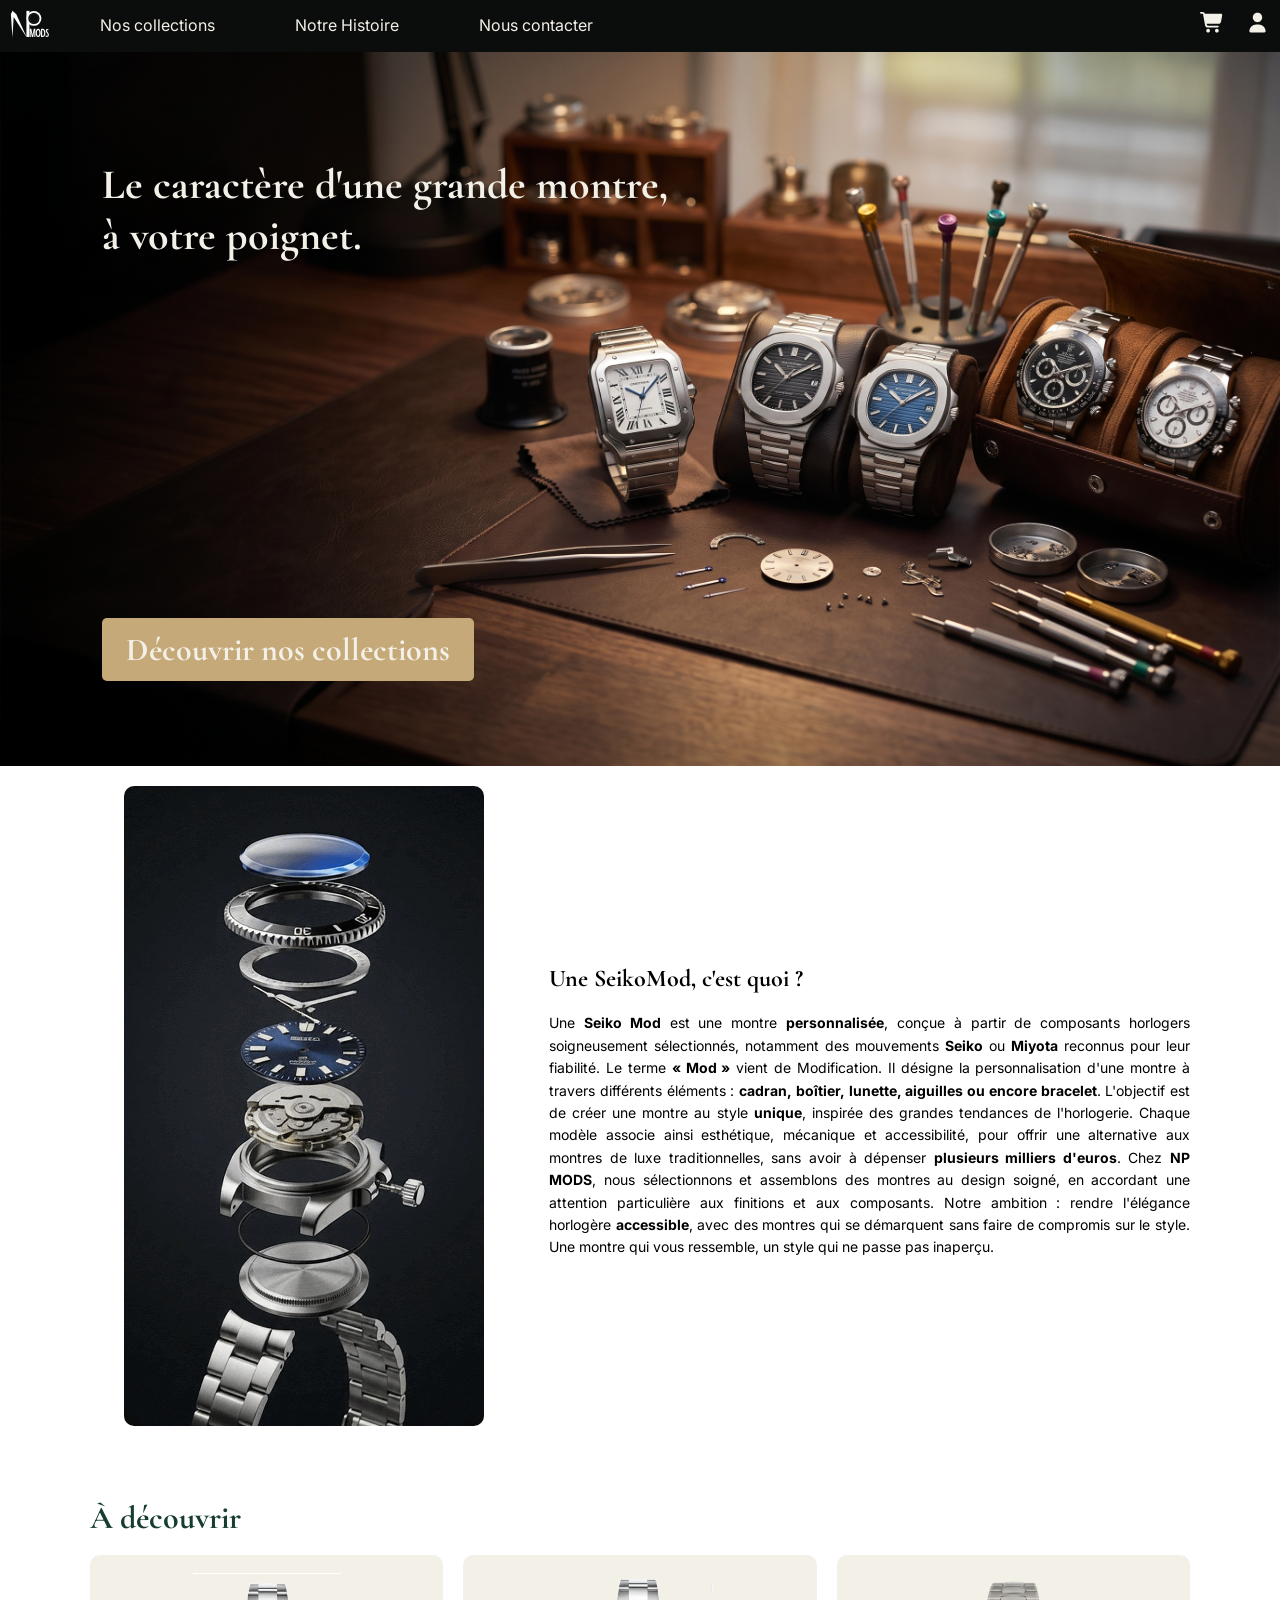
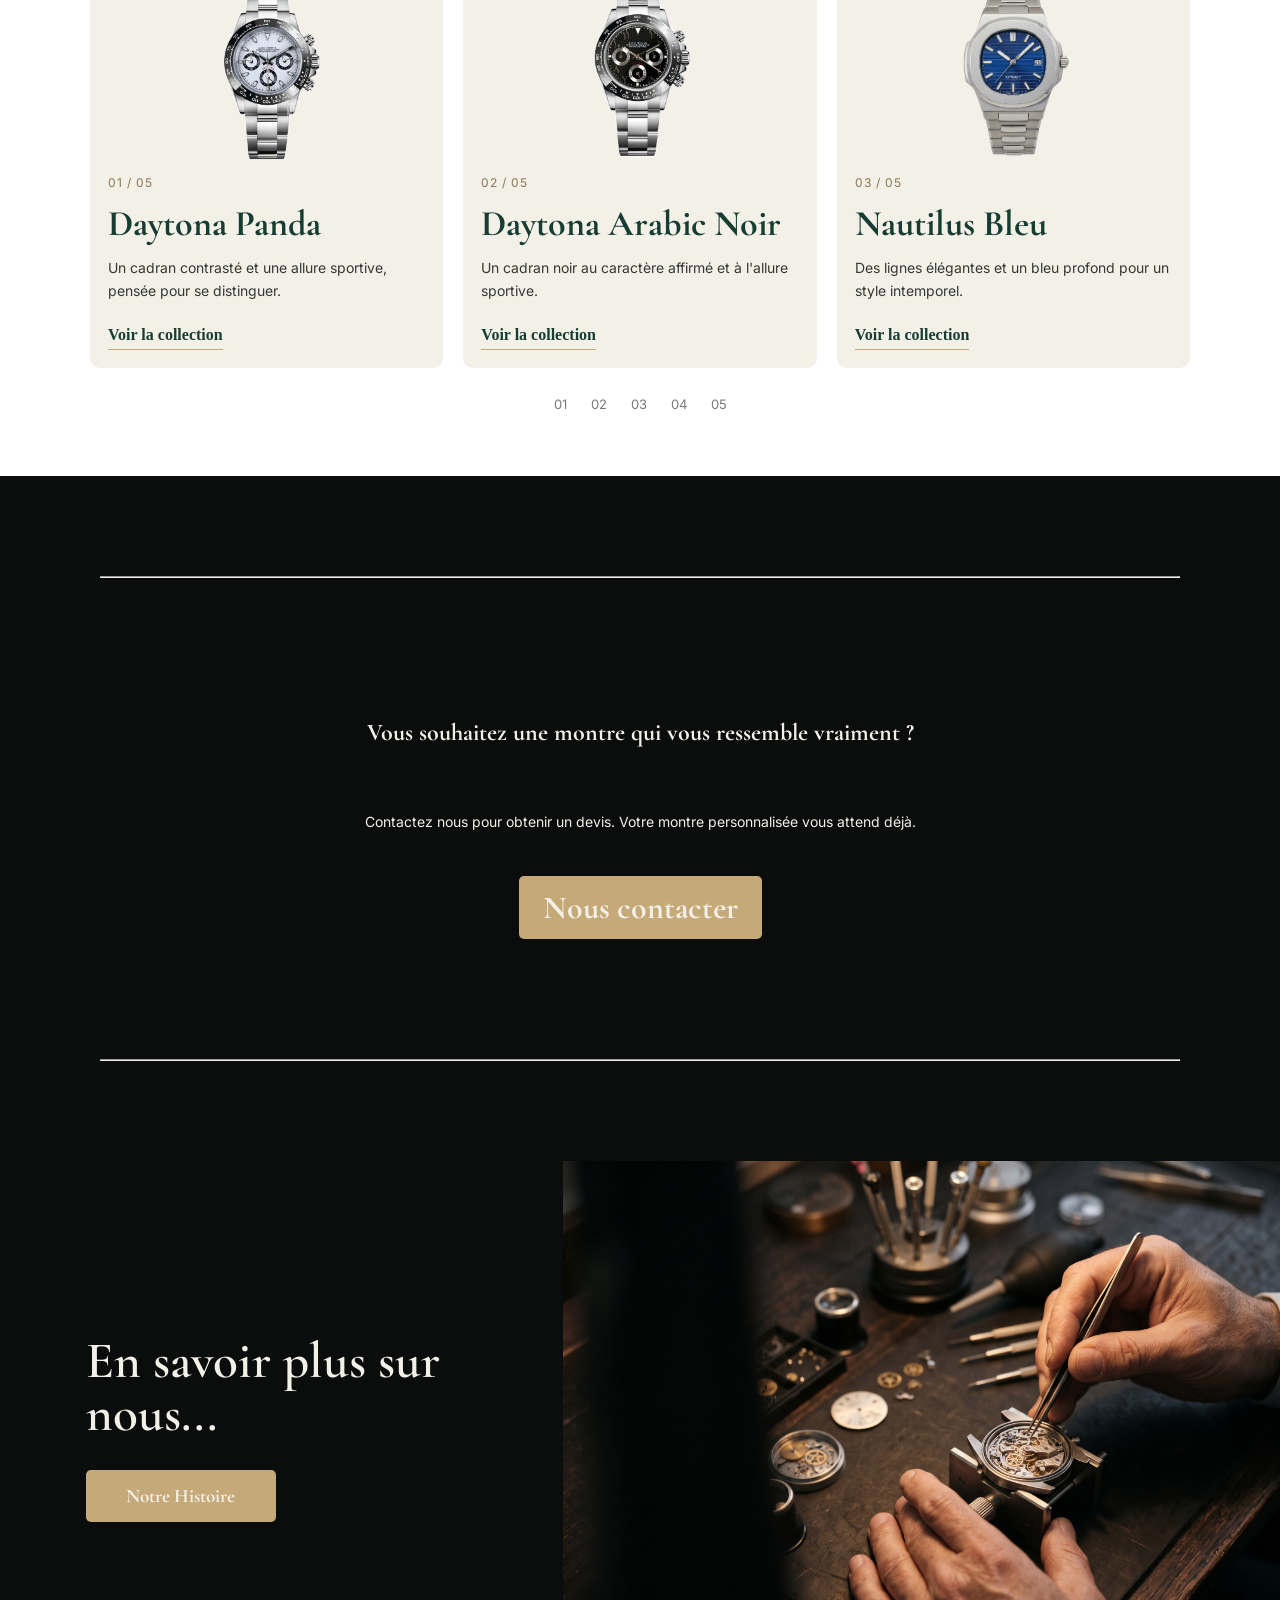
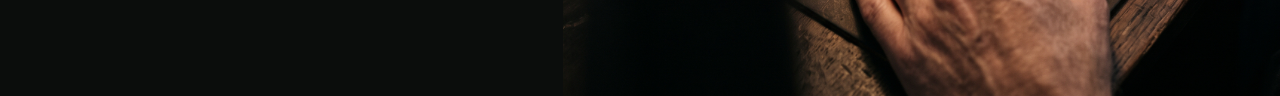
<file: index.html>
<!DOCTYPE html>
<html lang="fr">

<head>
    <meta charset="UTF-8">
    <meta name="viewport" content="width=device-width, initial-scale=1.0">
    <title>NP MODS</title>
    <link rel="stylesheet" href="style_index.css">
    <link rel="stylesheet" href="styles.css">
    <link rel="icon" type="image/x-icon" href="assets/images/favicon.ico">
    <link rel="stylesheet" href="https://cloudflare.com">
</head>

<body>
    <nav>
        <ul id="left">
            <li><a class="logo-btn" href="index.html"><svg xmlns="http://www.w3.org/2000/svg" viewBox="500 640 920 640"
                        role="img" aria-label="Logo NP MODS">
                        <defs>
                            <mask id="trou-cadran" maskUnits="userSpaceOnUse" x="500" y="640" width="920" height="640">
                                <rect x="500" y="640" width="920" height="640" fill="#fff" />
                                <circle cx="1050" cy="833" r="130" fill="#000" />
                            </mask>
                            <g id="repere">
                                <line x1="1050" y1="722" x2="1050" y2="742" />
                            </g>
                        </defs>

                        <g fill="#fff">
                            <!-- N -->
                            <polygon points="520,735 557,660 645,735 878,1255 878,1260 584,802 557,1260 555,1260" />

                            <!-- P (hampe + anneau) avec cadran évidé -->
                            <g mask="url(#trou-cadran)">
                                <rect x="878" y="660" width="69" height="600" />
                                <circle cx="1050" cy="833" r="171" />
                            </g>

                            <!-- Repères et centre du cadran -->
                            <g stroke="#fff" stroke-width="3.5" fill="none">
                                <use href="#repere" />
                                <use href="#repere" transform="rotate(30 1050 833)" />
                                <use href="#repere" transform="rotate(60 1050 833)" />
                                <use href="#repere" transform="rotate(90 1050 833)" />
                                <use href="#repere" transform="rotate(120 1050 833)" />
                                <use href="#repere" transform="rotate(150 1050 833)" />
                                <use href="#repere" transform="rotate(180 1050 833)" />
                                <use href="#repere" transform="rotate(210 1050 833)" />
                                <use href="#repere" transform="rotate(240 1050 833)" />
                                <use href="#repere" transform="rotate(270 1050 833)" />
                                <use href="#repere" transform="rotate(300 1050 833)" />
                                <use href="#repere" transform="rotate(330 1050 833)" />
                            </g>
                            <circle cx="1050" cy="833" r="4" />

                            <!-- M -->
                            <polygon
                                points="955,1262 955,1073 990,1073 1018,1215 1047,1073 1082,1073 1082,1262 1060,1262 1060,1110 1032,1262 1003,1262 977,1110 977,1262" />

                            <!-- O -->
                            <path fill-rule="evenodd"
                                d="M1148,1073 C1182,1073 1206,1112 1206,1168 C1206,1224 1182,1263 1148,1263 C1114,1263 1090,1224 1090,1168 C1090,1112 1114,1073 1148,1073 Z
      M1147,1102 C1131,1102 1118,1128 1118,1168 C1118,1208 1131,1234 1147,1234 C1163,1234 1177,1208 1177,1168 C1177,1128 1163,1102 1147,1102 Z" />

                            <!-- D -->
                            <path fill-rule="evenodd" d="M1214,1073 H1245 C1288,1073 1314,1110 1314,1168 C1314,1226 1288,1262 1245,1262 H1214 Z
      M1240,1100 V1235 H1252 C1272,1235 1286,1210 1286,1168 C1286,1126 1272,1100 1252,1100 Z" />
                        </g>

                        <!-- S -->
                        <path
                            d="M1383,1100 C1372,1088 1334,1082 1335,1118 C1336,1150 1382,1165 1382,1210 C1382,1252 1340,1256 1322,1232"
                            fill="none" stroke="#fff" stroke-width="25" />
                    </svg></a></li>
            <li><a href="catalog.html"><span>Nos collections</span></a></li>
            <li><a href="history.html"><span>Notre Histoire</span></a></li>
            <li><a href="contact.html"><span>Nous contacter</span></a></li>
        </ul>
        <ul id="right">
            <li><a href="" class="cart-btn" aria-label="Panier">
                    <svg xmlns="http://www.w3.org/2000/svg"
                        viewBox="0 0 640 640"><!--!Font Awesome Free v7.3.1 by @fontawesome - https://fontawesome.com License - https://fontawesome.com/license/free Copyright 2026 Fonticons, Inc.-->
                        <path
                            d="M24 48C10.7 48 0 58.7 0 72C0 85.3 10.7 96 24 96L69.3 96C73.2 96 76.5 98.8 77.2 102.6L129.3 388.9C135.5 423.1 165.3 448 200.1 448L456 448C469.3 448 480 437.3 480 424C480 410.7 469.3 400 456 400L200.1 400C188.5 400 178.6 391.7 176.5 380.3L171.4 352L475 352C505.8 352 532.2 330.1 537.9 299.8L568.9 133.9C572.6 114.2 557.5 96 537.4 96L124.7 96L124.3 94C119.5 67.4 96.3 48 69.2 48L24 48zM208 576C234.5 576 256 554.5 256 528C256 501.5 234.5 480 208 480C181.5 480 160 501.5 160 528C160 554.5 181.5 576 208 576zM432 576C458.5 576 480 554.5 480 528C480 501.5 458.5 480 432 480C405.5 480 384 501.5 384 528C384 554.5 405.5 576 432 576z" />
                    </svg></a></li>
            <li><a href="" class="cart-btn">
                    <svg xmlns="http://www.w3.org/2000/svg"
                        viewBox="0 0 640 640"><!--!Font Awesome Free v7.3.1 by @fontawesome - https://fontawesome.com License - https://fontawesome.com/license/free Copyright 2026 Fonticons, Inc.-->
                        <path
                            d="M320 312C386.3 312 440 258.3 440 192C440 125.7 386.3 72 320 72C253.7 72 200 125.7 200 192C200 258.3 253.7 312 320 312zM290.3 368C191.8 368 112 447.8 112 546.3C112 562.7 125.3 576 141.7 576L498.3 576C514.7 576 528 562.7 528 546.3C528 447.8 448.2 368 349.7 368L290.3 368z" />
                    </svg>
                </a></li>
        </ul>
    </nav>

    <div class="hook">
        <img src="assets/images/hook_background.jpeg" alt="Montre Seiko Mod">
        <h1 id="Catch_phrase">Le caractère d'une grande montre, <br>
            à votre poignet.</h1>
        <button id="button_products">Découvrir nos collections</button>
    </div>


    <div class="mod_description" id="container">
        <div class="mod_description_left">
            <img src="assets/images/vue éclatée skm.gif" alt="Vue éclatée d'une Seiko Mod">
        </div>
        <div class="mod_description_right">
            <h2>Une SeikoMod, c'est quoi ?</h2>
            <p>Une <strong>Seiko Mod</strong> est une montre <strong>personnalisée</strong>, conçue à partir de
                composants horlogers soigneusement sélectionnés, notamment des mouvements <strong>Seiko</strong> ou
                <strong>Miyota</strong> reconnus pour leur fiabilité. Le terme <b>« Mod »</b> vient de Modification. Il
                désigne la personnalisation d'une montre à travers
                différents
                éléments : <b>cadran, boîtier, lunette, aiguilles ou encore bracelet</b>. L'objectif est de créer une
                montre au
                style <b>unique</b>, inspirée des grandes tendances de l'horlogerie.
                Chaque modèle associe ainsi esthétique, mécanique et accessibilité, pour offrir une alternative aux
                montres de luxe traditionnelles, sans avoir à dépenser <b>plusieurs milliers d'euros</b>.
                Chez <b>NP MODS</b>, nous sélectionnons et assemblons des montres au design soigné, en accordant une
                attention
                particulière aux finitions et aux composants. Notre ambition : rendre l'élégance horlogère
                <b>accessible</b>,
                avec des montres qui se démarquent sans faire de compromis sur le style.
                Une montre qui vous ressemble, un style qui ne passe pas inaperçu.
            </p>
        </div>
    </div>


    <section class="collection" aria-labelledby="collection-title">
        <h2 id="collection-title">À découvrir</h2>
        <div class="carousel" aria-label="Quelques modèles NP MODS" tabindex="0">
            <article id="slide-1" class="slide">
                <img src="assets/images/Dayton Panda.jpg" alt="Montre Daytona Panda">
                <div class="slide_content">
                    <p class="slide_number">01 / 05</p>
                    <h3>Daytona Panda</h3>
                    <p>Un cadran contrasté et une allure sportive, pensée pour se distinguer.</p>
                    <a href="catalog.html">Voir la collection</a>
                </div>
            </article>
            <article id="slide-2" class="slide">
                <img src="assets/images/Daytona Arabic Noir.jpg" alt="Montre Daytona au cadran noir">
                <div class="slide_content">
                    <p class="slide_number">02 / 05</p>
                    <h3>Daytona Arabic Noir</h3>
                    <p>Un cadran noir au caractère affirmé et à l'allure sportive.</p>
                    <a href="catalog.html">Voir la collection</a>
                </div>
            </article>
            <article id="slide-3" class="slide">
                <img src="assets/images/Nautilus Bleu.png" alt="Montre Nautilus au cadran bleu">
                <div class="slide_content">
                    <p class="slide_number">03 / 05</p>
                    <h3>Nautilus Bleu</h3>
                    <p>Des lignes élégantes et un bleu profond pour un style intemporel.</p>
                    <a href="catalog.html">Voir la collection</a>
                </div>
            </article>
            <article id="slide-4" class="slide">
                <img src="assets/images/Nautilus Noir.png" alt="Montre Nautilus au cadran noir">
                <div class="slide_content">
                    <p class="slide_number">04 / 05</p>
                    <h3>Nautilus Noir</h3>
                    <p>Une présence élégante et discrète, relevée par un cadran sombre.</p>
                    <a href="catalog.html">Voir la collection</a>
                </div>
            </article>
            <article id="slide-5" class="slide">
                <img src="assets/images/Santos.png" alt="Montre Santos">
                <div class="slide_content">
                    <p class="slide_number">05 / 05</p>
                    <h3>Santos</h3>
                    <p>Une silhouette affirmée qui associe caractère et sobriété.</p>
                    <a href="catalog.html">Voir la collection</a>
                </div>
            </article>
        </div>

        <div class="carousel_pagination" aria-label="Choisir un modèle">
            <a href="#slide-1" aria-label="Afficher le modèle 1">01</a>
            <a href="#slide-2" aria-label="Afficher le modèle 2">02</a>
            <a href="#slide-3" aria-label="Afficher le modèle 3">03</a>
            <a href="#slide-4" aria-label="Afficher le modèle 4">04</a>
            <a href="#slide-5" aria-label="Afficher le modèle 5">05</a>
        </div>
    </section>
    <div class="line_bg_black">
        <hr>
    </div>
    <section class="contact">
        <div class="container">
            <h2>Vous souhaitez une montre qui vous ressemble vraiment ?</h2>
            <p>Contactez nous pour obtenir un devis. Votre montre personnalisée vous attend déjà.</p>
            <button type="button">Nous contacter</button>
        </div>
    </section>
    <div class="line_bg_black">
        <hr>
    </div>
    <section class="history">
        <div class="container">
            <h2>En savoir plus sur nous...</h2>
            <button type="button">Notre Histoire</button>
        </div>
        <div>
            <img src="assets/images/history.jpeg" alt="Montage d'une SeikoMod">
        </div>
    </section>

</body>

</html>
</file>
<file: style_index.css>
.hook {
  position: relative;
  display: block;
  width: 100%;
  height:auto;
  overflow: hidden;
}

.hook img {
  display: block;
  width: 100vw;
  height: auto;
  position: relative;
  z-index: 1;
}

@media (orientation: portrait) {
  .hook {
    height: auto; 
  }}

.hook #Catch_phrase {
  position: absolute;
  top: 15%;      
  left: 8%;      
  z-index: 2;     
  margin: 0;
  color: #F3F0E8;
  font-size: clamp(24px, 4vw, 42px);
  font-weight: bold;
}

.hook #button_products {
  position: absolute;
  bottom: 12%;    
  left: 8%;       
  z-index: 2;     
  background-color: #C6A978;
  font-size: clamp(18px, 2.5vw, 32px);
  font-weight: bold;
  color: #F3F0E8;
  padding: 12px 24px;
  border-radius: 5px;
  border: none;
  cursor: pointer;
  transition: background-color 0.3s ease;
}

.hook #button_products:hover {
  background-color: #173D32;
}





.mod_description {
  display: flex;
  flex-direction: row; 
  align-items: center; 
  justify-content: center;
  gap: 32px; 
  max-width: 1100px; 
  margin: 0 auto; 
  padding: 20px;
}

.mod_description_left {
  flex: 1; 
  text-align: center;
}

.mod_description_left img {
  max-width: 100%; 
  height: auto;
  border-radius: 10px;
}

.mod_description_right {
  flex: 1.5; 
}

.mod_description_right p {
  text-align: justify;
  line-height: 1.6; 
}



.collection {
  max-width: 1100px;
  margin: 48px auto;
  padding: 0 20px;
}

.collection h2 {
  margin: 0 0 18px;
  color: #173D32;
  font-size: 32px;
}

.carousel {
  display: flex;
  gap: 20px;
  overflow-x: auto;
  scroll-snap-type: x mandatory;
  scroll-behavior: smooth;
  scrollbar-width: thin;
  scrollbar-color: #C6A978 #E7E4DC;
  padding-bottom: 12px;
  border-radius: 4px;
}

.carousel::-webkit-scrollbar {
  height: 8px;
}

.carousel::-webkit-scrollbar-track {
  background: #E7E4DC;
}

.carousel::-webkit-scrollbar-thumb {
  background: #C6A978;
  border-radius: 4px;
}

.slide {
  box-sizing: border-box;
  display: flex;
  flex: 0 0 calc((100% - 40px) / 3);
  flex-direction: column;
  align-items: stretch;
  padding: 18px;
  scroll-snap-align: start;
  background-color: #F3F0E8;
  border-radius: 10px;
}

.slide img {
  display: block;
  width: 100%;
  height: 190px;
  object-fit: contain;
}

.slide_content {
  max-width: none;
  padding-top: 12px;
}

.slide_number {
  margin: 0 0 12px;
  color: #8A7651;
  font-size: 12px;
  letter-spacing: 1px;
}

.slide_content h3 {
  margin: 0 0 12px;
  color: #173D32;
  font-family: "Cormorant Garamond", serif;
  font-size: 36px;
}

.slide_content > p:not(.slide_number) {
  margin: 0 0 24px;
  color: #343832;
  line-height: 1.6;
}

.slide_content a {
  display: inline-block;
  padding-bottom: 5px;
  border-bottom: 1px solid #C6A978;
  color: #173D32;
  font-weight: bold;
  text-decoration: none;
}

.slide_content a:hover {
  color: #8A7651;
}

.carousel_pagination {
  display: flex;
  justify-content: center;
  gap: 24px;
  padding: 16px 0;
}

.carousel_pagination a {
  color: #777A75;
  font-family: "Inter", sans-serif;
  font-size: 13px;
  text-decoration: none;
}

.carousel_pagination a:hover,
.carousel_pagination a:focus-visible {
  color: #173D32;
  text-decoration: underline;
  text-underline-offset: 5px;
}

@media (max-width: 650px) {
  .collection {
    margin: 32px auto;
    padding: 0 12px;
  }

  .slide {
    flex-basis: 82%;
  }

  .slide img {
    height: 200px;
  }

  .slide_content h3 {
    font-size: 30px;
  }
}

@media (min-width: 651px) and (max-width: 900px) {
  .slide {
    flex-basis: calc((100% - 20px) / 2);
  }
}


.contact{
  display: flex;
  background-color: #0B0D0C;
}
.contact .container{
  display: flex;
  flex-direction:column; 
  align-items: center; 
  justify-content: center;
  gap: 32px; 
  max-width: 1100px; 
  margin: 0 auto; 
  padding: 20px;
  color: #F3F0E8;
}


.line_bg_black {
  background-color: #0B0D0C;
  margin: 0;
  padding: 50px;
}







.history {
  display: grid;
  grid-template-columns: minmax(280px, 44%) minmax(0, 56%);
  min-height: 520px;
  background-color: #0B0D0C;
  overflow: hidden;
}

.history .container {
  box-sizing: border-box;
  display: flex;
  flex-direction: column;
  align-items: flex-start;
  justify-content: center;
  gap: 28px;
  max-width: 520px;
  width: 100%;
  margin: 0 auto;
  padding: 64px clamp(24px, 5vw, 72px);
  color: #F3F0E8;
}

.history h2 {
  margin: 0;
  font-size: clamp(36px, 4vw, 58px);
  line-height: 1.05;
  font-weight: 600;
}

.history button {
  min-width: 190px;
  font-size: clamp(16px, 1.5vw, 20px);
  padding: 14px 24px;
}

.history > div:last-child {
  min-width: 0;
  min-height: 520px;
}

.history > div:last-child img {
  display: block;
  width: 100%;
  height: 100%;
  object-fit: cover;
  object-position: center;
}

@media (max-width: 700px) {
  .history {
    grid-template-columns: 1fr;
  }

  .history .container {
    align-items: center;
    max-width: none;
    min-height: 300px;
    text-align: center;
    padding: 48px 24px;
  }

  .history h2 {
    font-size: clamp(34px, 10vw, 44px);
  }

  .history > div:last-child {
    min-height: 300px;
  }
}
</file>
<file: styles.css>
/* Cormorant Garamond */
@import url('https://fonts.googleapis.com/css2?family=Cormorant+Garamond:ital,wght@0,300..700;1,300..700&display=swap');
/* INTER */
@import url('https://fonts.googleapis.com/css2?family=Cormorant+Garamond:ital,wght@0,300..700;1,300..700&family=Inter:ital,opsz,wght@0,14..32,100..900;1,14..32,100..900&display=swap'); 

body {
    margin: 0;
    padding: 0;
}

hr{
    color: #C6A978;
    margin: 50px;
}


h1 {
    font-family: "Cormorant Garamond", serif;
    font-optical-sizing: auto;
    font-weight: weight;
    font-style: normal;
}

h2{
    font-family: "Cormorant Garamond", serif;
}

h3{
    font-family: "Cormorant Garamond", serif;
}
span{
    font-family: "Inter";
    color: #F3F0E8;
}

button {
    font-family: "Cormorant Garamond";
}

p{
    font-family: "Inter", serif;
    font-size: 14px;
    font-optical-sizing: auto;
    font-weight: weight;
    font-style: normal;
}

#button_products {
    border-radius: 20px;
    color: white;
    background-color: blue;
    font-size: 16px;
}




/* Partie Nav Bar */
nav {
    background-color: #0B0D0C; ;
    margin: auto;
    display: flex;
    justify-content: space-between;
    padding: 0;
    margin: 0;
}

nav > ul {
  display: flex;
  list-style: none;
  background-color: #0B0D0C;
  margin: 0;
  padding: 0;
}

nav > ul > li {
  position: relative; 
}


nav img {
    height: 40px;
    width: auto;
    display: block;
}

nav a {
  display: block;
  color: white;
  padding: 15px 20px;
  text-decoration: none;
  transition: all 0.3s ease;
}

nav a:hover {
  background-color: #777A75;
  transition: all 0.3s ease;

}


nav span {
    padding: 10px 20px;
}

.cart-btn {
    position: relative;
    width: 25px;
    fill: #F3F0E8;     
    text-decoration: none;
    padding: 10px;
}

.logo-btn{
    position: relative;
    width: 40px;
    fill: #F3F0E8;     
    text-decoration: none;
    padding: 10px;
}



button {
  background-color: #C6A978;
  font-size: clamp(18px, 2.5vw, 32px);
  font-weight: bold;
  color: #F3F0E8;
  padding: 12px 24px;
  border-radius: 5px;
  border: none;
  cursor: pointer;
  transition: background-color 0.3s ease;
}



button:hover {
  background-color: #173D32;
}
</file>
